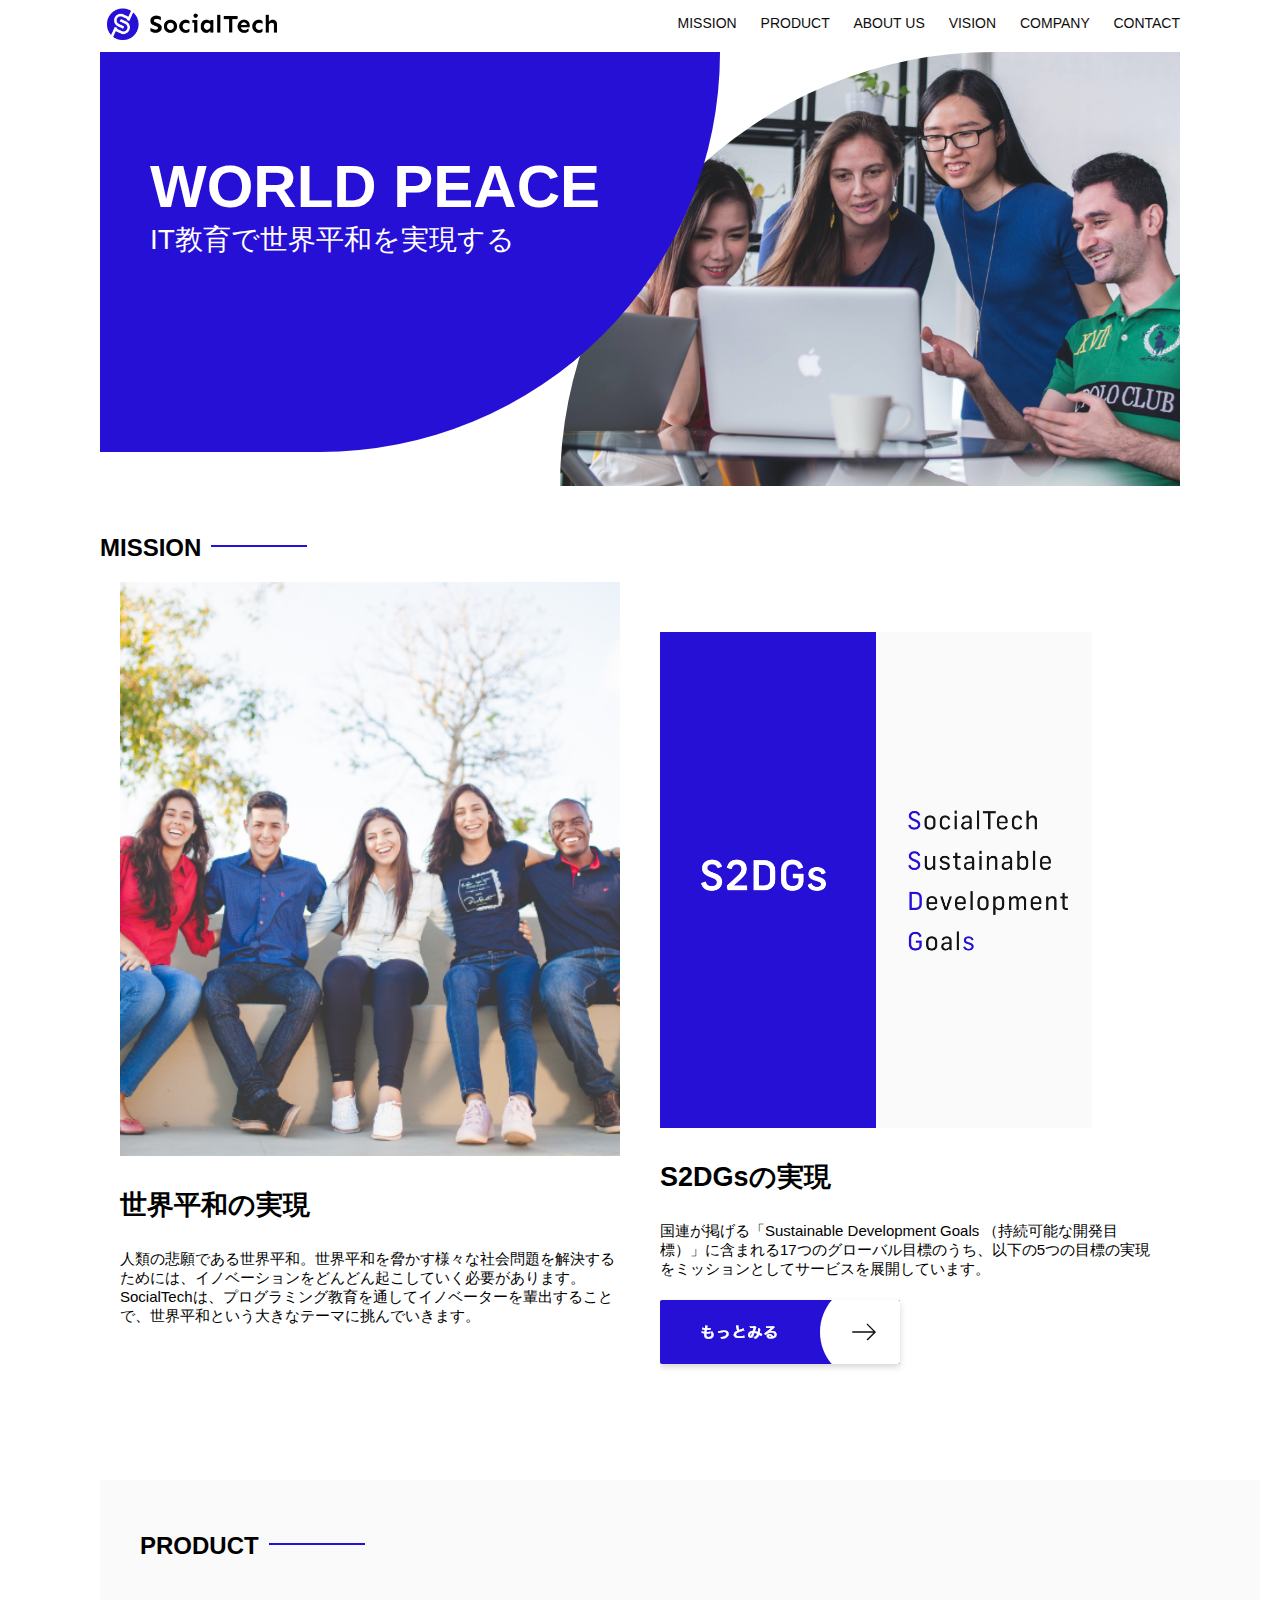
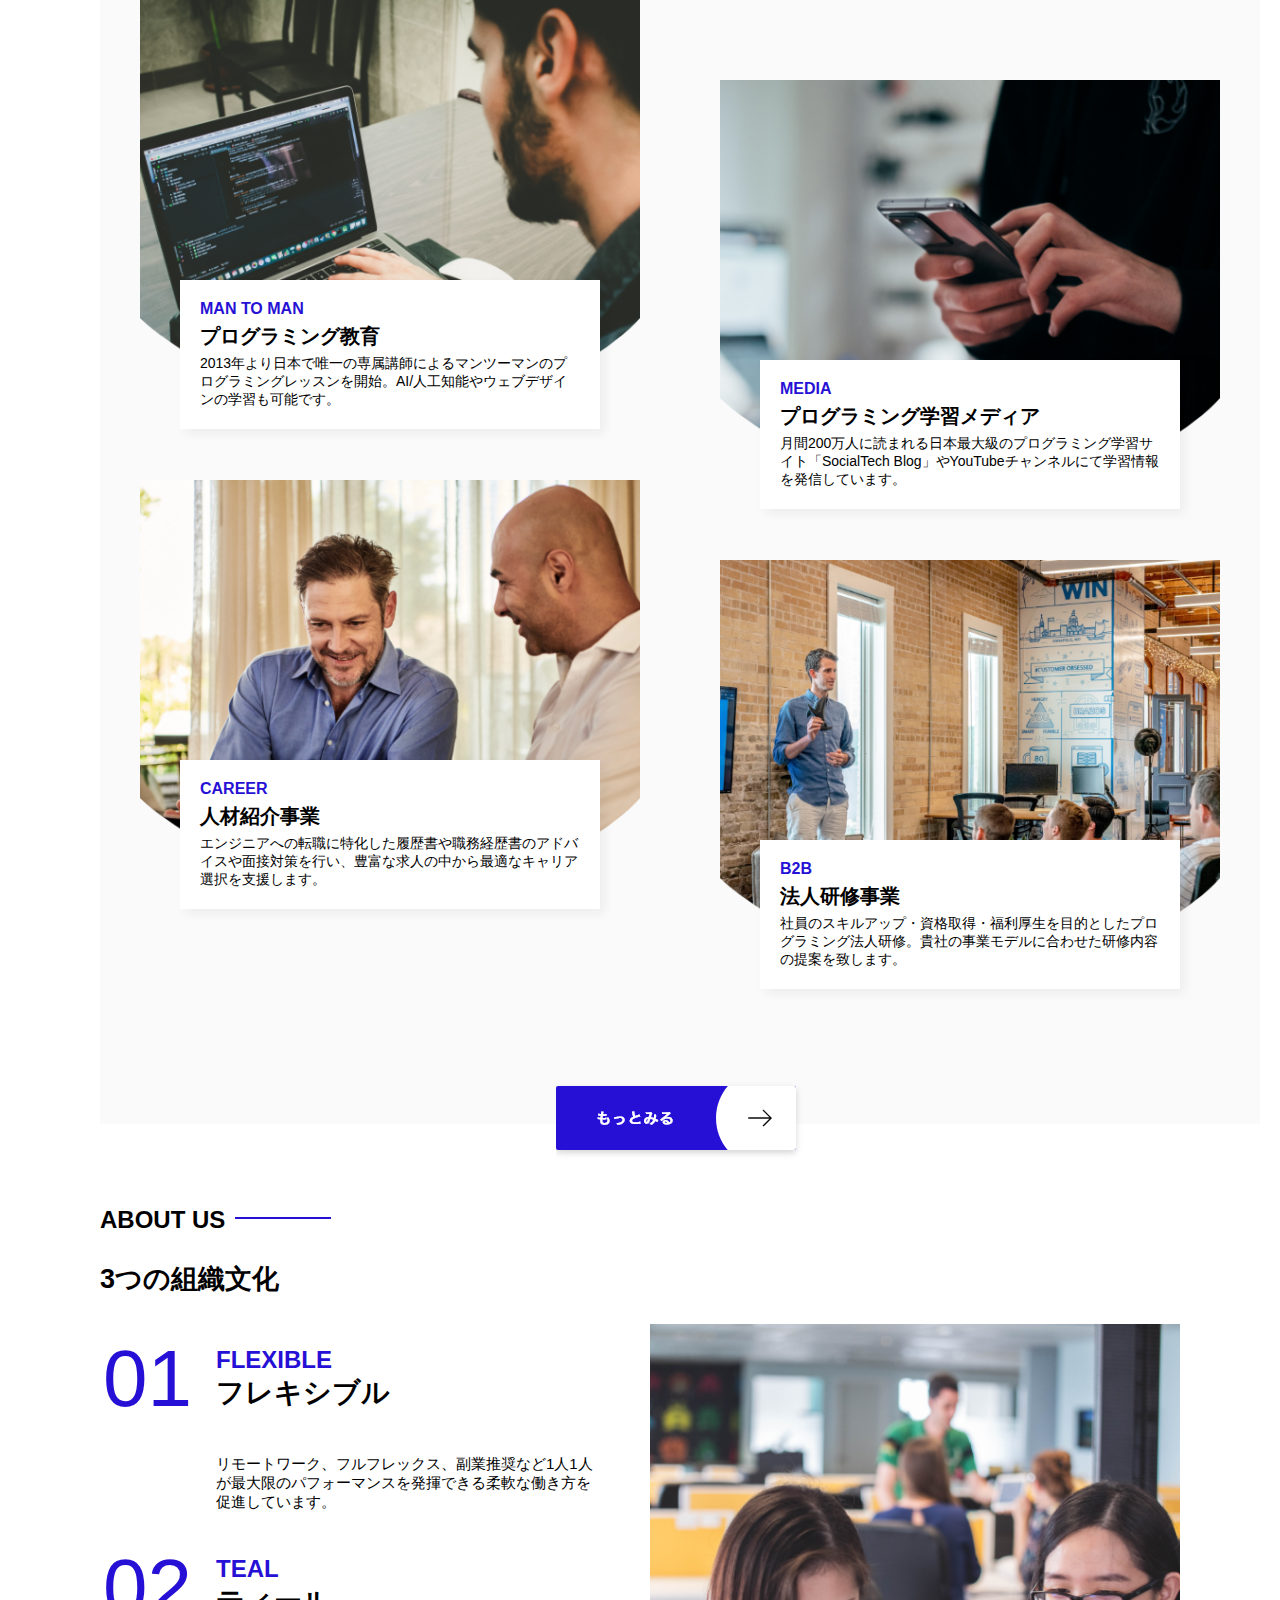
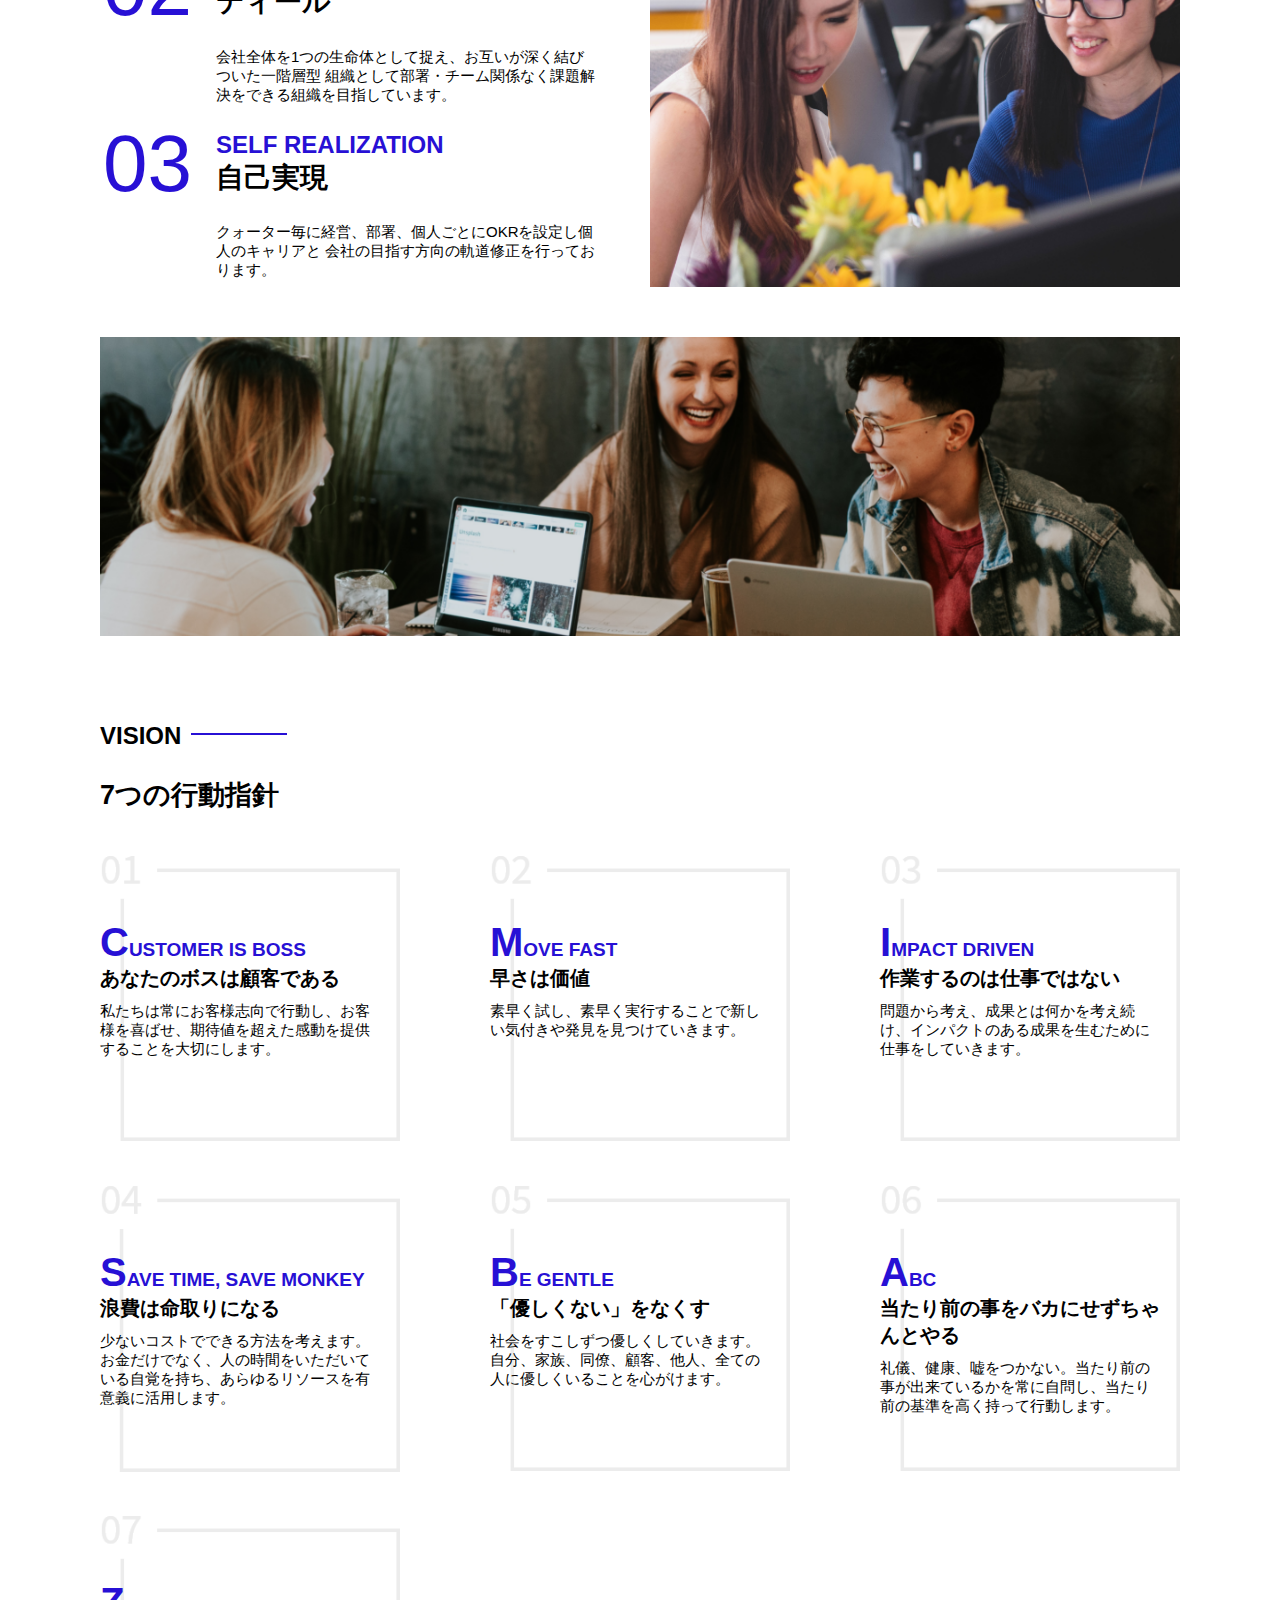
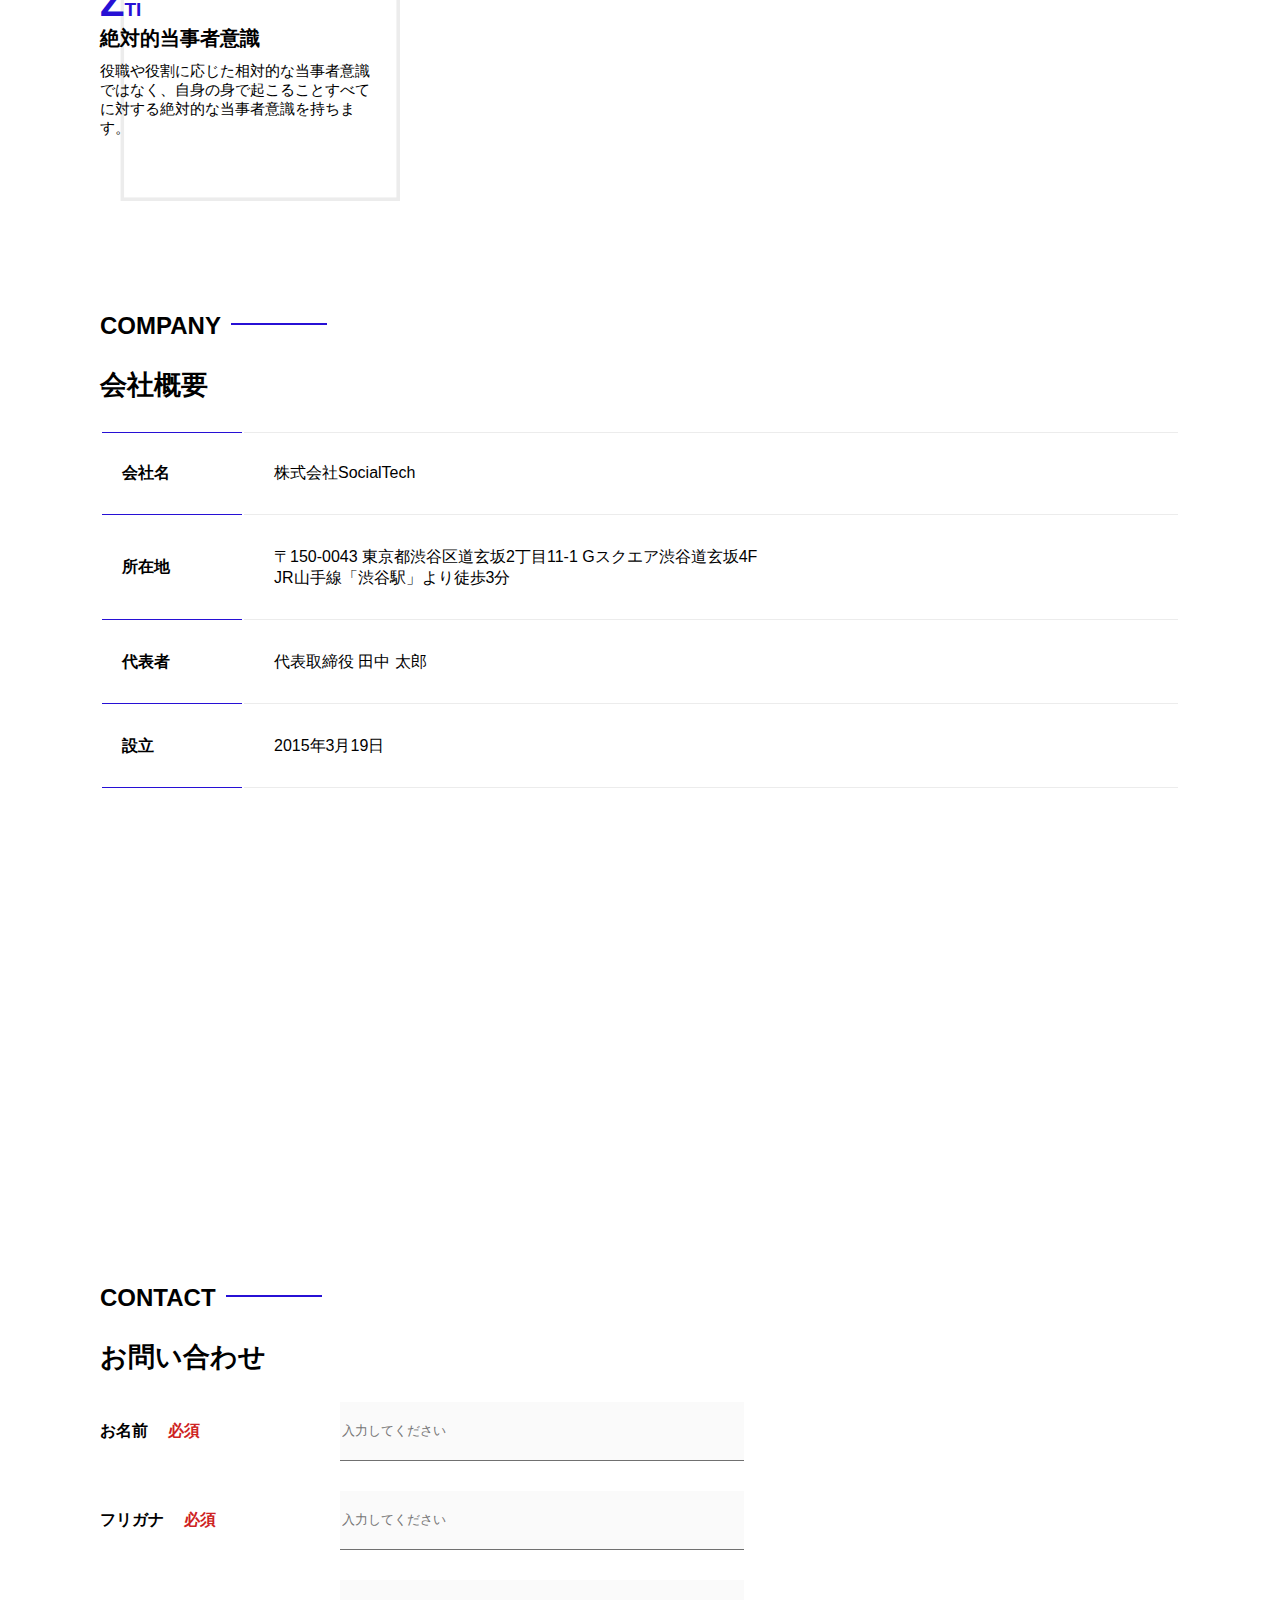
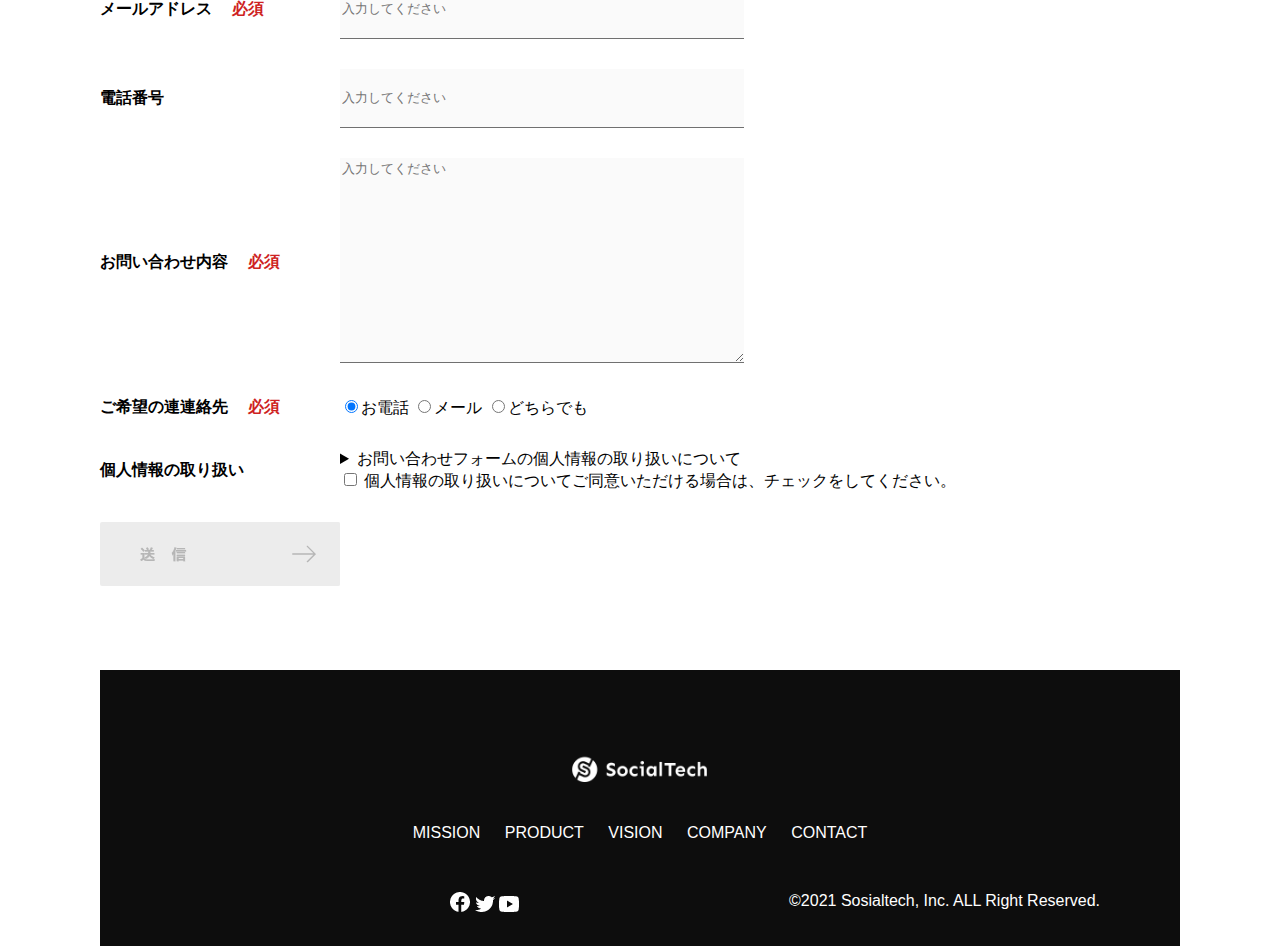
<file: index.html>
<!DOCTYPE html>
<html>
  <head>
    <title>SocialTech</title>
    <meta charset="utf-8">
    <meta name="discription" content="SocialTechはEdTech業界のリーディングカンパニーを目指します。">
    <meta name="viewport" content="width=device-width, intial-scale=1.0">
    <link rel="stylesheet" href="style.css">
  </head>
  <body>
    <!-- ヘッダー -->
    <header>
      <a href="index.html" id="logo"><img src="images/logo.png" alt="トップページに戻る"></a>

      <!-- PC用ナビゲーション -->
      <nav id="nav-pc">
        <a href="mission.html">MISSION</a>
        <a href="product.html">PRODUCT</a>
        <a href="index.html#aboutus">ABOUT US</a>
        <a href="index.html#vision">VISION</a>
        <a href="index.html#company">COMPANY</a>
        <a href="index.html#contact">CONTACT</a>
      </nav>
      <!-- スマートフォン用メニューボタン -->
      <img id="menu-sp" src="images/button-menu.png" alt="ナビゲーションを開く" onclick="document.getElementById('nav-sp').style.display = 'block'">

      <!-- スマートフォン用ナビゲーション -->
      <nav id="nav-sp">
        <img id="close" src="images/button-close.png" alt="ナビゲーションを閉じる" onclick="document.getElementById('nav-sp').style.display = 'none'">
        <a id="logo-sp" href="index.html" onclick="document.getElementById('nav-sp').style.display = 'none'">
        <img src="images/logo-sp.png" alt="トップページへ戻る"></a>
        <a class="menu" href="mission.html" onclick="document.getElementById('nav-sp').style.display = 'none'">MISSION</a>
        <a class="menu" href="product.html" onclick="document.getElementById('nav-sp').style.display = 'none'">PRODUCT</a>
        <a class="menu" href="index.html#aboutus" onclick="document.getElementById('nav-sp').style.display = 'none'">ABOUT US</a>
        <a class="menu" href="index.html#vision" onclick="document.getElementById('nav-sp').style.display = 'none'">VISION</a>
        <a class="menu" href="index.html#company" onclick="document.getElementById('nav-sp').style.display = 'none'">COMPANY</a>
        <a class="menu" href="index.html#contact" onclick="document.getElementById('nav-sp').style.display = 'none'">CONTACT</a>
        <div id="sns">
          <a href="https://www.facebook.com/sejuku2013"><img src="images/button-facebook.png" alt="Facebookのリンク"></a>
          <a href="https://twitter.com/samuraijuku"><img src="images/button-twitter.png" alt="Twitterのリンク"></a>
          <a href="https://www.youtube.com/channel/UCCFOQO5aDK0xXam4cUQXT8g"><img src="images/button-youtube.png" alt="YouTubeのリンク"></a>
        </div>        
      </nav>
    </header>
     <main>
      <article>
        <!-- メインビジュアル -->
        <section id="main-visual">
          <div id="main-message">
            <h1>WORLD PEACE</h1>
            <p>IT教育で世界平和を実現する</p>
          </div>
          <img src="images/index/index-main.png" alt="PCの周りに集まる多国籍の仲間たち">
        </section>
        <!-- ミッション -->
        <section id="mission">
          <h2 class="index-h2">MISSION</h2>
          <div id="mission-flex">
            <div>
              <img id="mission-photo" src="images/index/index-mission.png" alt="屋外のベンチで写真を撮影する多国籍の仲間たち">
              <h3>世界平和の実現</h3>
              <p>
                人類の悲願である世界平和。世界平和を脅かす様々な社会問題を解決するためには、イノベーションをどんどん起こしていく必要があります。SocialTechは、プログラミング教育を通してイノベーターを輩出することで、世界平和という大きなテーマに挑んでいきます。
              </p>
            </div>
            <div>
              <img id="s2dgs" src="images/index/s2dgs.png" alt="S2DGs">
              <h3>S2DGsの実現</h3>
              <p>国連が掲げる「Sustainable Development Goals （持続可能な開発目標）」に含まれる17つのグローバル目標のうち、以下の5つの目標の実現をミッションとしてサービスを展開しています。</p>
              <a href="mission.html">
                <img src="images/button-more.png" alt="もっとみる">
              </a>
            </div>
          </div>
        </section>
        <!-- プロダクト -->
        <section id="product">
          <h2 class="index-h2">PRODUCT</h2>
          <div>
            <div id="product-left">
              <diV>
                <img class="product-photo" src="images/index/index-mantoman.png" alt="PCでコードを書く男性">
                <div class="product-explain">
                  <span>MAN TO MAN</span>
                  <h3>プログラミング教育</h3>
                  <p>2013年より日本で唯一の専属講師によるマンツーマンのプログラミングレッスンを開始。AI/人工知能やウェブデザインの学習も可能です。</p>
                </div>
              </diV>
              <div>
                <img class="product-photo" src="images/index/index-career.png" alt="笑顔で話し合う2人の男性">
                <div class="product-explain">
                  <span>CAREER</span>
                  <h3>人材紹介事業</h3>
                  <p>エンジニアへの転職に特化した履歴書や職務経歴書のアドバイスや面接対策を行い、豊富な求人の中から最適なキャリア選択を支援します。</p>
                </div>
              </div>
            </div>
            <div id="product-right">
              <div>
                <img class="product-photo" src="images/index/index-media.png" alt="スマートフォンを操作する人">
                <div class="product-explain">
                  <span>MEDIA</span>
                  <h3>プログラミング学習メディア</h3>
                  <p>月間200万人に読まれる日本最大級のプログラミング学習サイト「SocialTech Blog」やYouTubeチャンネルにて学習情報を発信しています。</p>
                </div>
              </div>
              <diV>
                <img class="product-photo" src="images/index/index-b2b.png" alt="公演中の男性とそれを聴く人々">
                <div class="product-explain">
                  <span>B2B</span>
                  <h3>法人研修事業</h3>
                  <p>社員のスキルアップ・資格取得・福利厚生を目的としたプログラミング法人研修。貴社の事業モデルに合わせた研修内容の提案を致します。</p>
                </div>
              </diV>
            </div>
          </div>
          <div>
            <a id="product-more" href="product.html">
              <img src="images/button-more.png" alt="もっとみる">
            </a>
          </div>
        </section>
        <!-- ABOUT US -->
        <section id="aboutus">
          <h2 class="index-h2">ABOUT US</h2>
          <h3>3つの組織文化</h3>
          <div>
            <table class="culture-table">
              <tr>
                <td>
                  <span class="culture-num">01</span>
                </td>
                <td>
                  <span class="culture-en">FLEXIBLE</span>
                  <span class="culture-jp">フレキシブル</span>
                </td>
              </tr>
              <tr>
                <td>
                  <!-- 空白のセル -->
                </td>
                <td>
                  <p class="culuture-description">
                    リモートワーク、フルフレックス、副業推奨など1人1人が最大限のパフォーマンスを発揮できる柔軟な働き方を促進しています。
                  </p>
                </td>
              </tr>
              <tr>
                <td>
                  <span class="culture-num">02</span>
                </td>
                <td>
                  <span class="culture-en">TEAL</span>
                  <span class="culture-jp">ティール</span>
                </td>
              </tr>
              <tr>
                <td>
                  <!-- 空白のセル -->
                </td>
                <td>
                  <p class="culture-description">
                    会社全体を1つの生命体として捉え、お互いが深く結びついた一階層型
                    組織として部署・チーム関係なく課題解決をできる組織を目指しています。
                  </p>
                </td>
              </tr>
              <tr>
                <td>
                  <span class="culture-num">03</span>
                </td>
                <td>
                  <span class="culture-en">SELF REALIZATION</span>
                  <span class="culture-jp">自己実現</span>
                </td>
              </tr>
              <tr>
                <td>
                  <!-- 空白のセル -->
                </td>
                <td>
                  <p class="culture-description">
                    クォーター毎に経営、部署、個人ごとにOKRを設定し個人のキャリアと
                    会社の目指す方向の軌道修正を行っております。
                  </p>
                </td>
              </tr>
            </table>
            <img class="culture-img" src="images/index/index-aboutus1.png" alt="笑顔で話し合う2人の女性">
          </div>
          <img class="culture-img2" src="images/index/index-aboutus2.png" alt="笑顔で話し合う3人の男女">
        </section>
        <section id="vision">
          <h2 class="index-h2">VISION</h2>
          <h3>7つの行動指針</h3>
          <div>
            <div class="vision-box">
              <img src="images/index/vision-01.png" alt="01">
              <span>
                <h4>CUSTOMER IS BOSS</h4>
                <h5>あなたのボスは顧客である</h5>
                <p>私たちは常にお客様志向で行動し、お客様を喜ばせ、期待値を超えた感動を提供することを大切にします。</p>
              </span>
            </div>
            <div class="vision-box">
              <img src="images/index/vision-02.png" alt="02">
              <span>
                <h4>MOVE FAST</h4>
                <h5>早さは価値</h5>
                <p>素早く試し、素早く実行することで新しい気付きや発見を見つけていきます。</p>
              </span>
            </div>
            <div class="vision-box">
              <img src="images/index/vision-03.png" alt="03">
                <span>
                  <h4>IMPACT DRIVEN</h4>
                  <h5>作業するのは仕事ではない</h5>
                  <p>問題から考え、成果とは何かを考え続け、インパクトのある成果を生むために仕事をしていきます。</p>
                </span>
              </div>
              <div class="vision-box">
                <img src="images/index/vision-04.png" alt="04">
                <span>
                  <h4>SAVE TIME, SAVE MONKEY</h4>
                  <h5>浪費は命取りになる</h5>
                  <p>少ないコストでできる方法を考えます。お金だけでなく、人の時間をいただいている自覚を持ち、あらゆるリソースを有意義に活用します。</p>
                </span>
              </div>
              <div class="vision-box">
                <img src="images/index/vision-05.png" alt="05">
                <span>
                  <h4>BE GENTLE</h4>
                  <h5>「優しくない」をなくす</h5>
                  <p>社会をすこしずつ優しくしていきます。自分、家族、同僚、顧客、他人、全ての人に優しくいることを心がけます。</p>
                </span>
              </div>
              <div class="vision-box">
                <img src="images/index/vision-06.png" alt="06">
                <span>
                  <h4>ABC</h4>
                  <h5>当たり前の事をバカにせずちゃんとやる</h5>
                  <p>礼儀、健康、嘘をつかない。当たり前の事が出来ているかを常に自問し、当たり前の基準を高く持って行動します。</p>
                </span>
              </div>
              <div class="vision-box">
                <img src="images/index/vision-07.png" alt="07">
                <span>
                  <h4>ZTI</h4>
                  <h5>絶対的当事者意識</h5>
                  <p>役職や役割に応じた相対的な当事者意識ではなく、自身の身で起こることすべてに対する絶対的な当事者意識を持ちます。</p>
                </span>
              </div>
            </div>
          </div>
        </section>
        <!-- COMPANY -->
        <section id="company">
          <h2 class="index-h2">COMPANY</h2>
          <h3>会社概要</h3>
          <table id="company-table">
            <tr>
              <th class="tableheader-first">会社名</th>
              <td class="cell-first">株式会社SocialTech</td>
            </tr>
            <tr>
              <th class="tableheader">所在地</th>
              <td class="cell">〒150-0043 東京都渋谷区道玄坂2丁目11-1 Gスクエア渋谷道玄坂4F<br>JR山手線「渋谷駅」より徒歩3分</td>
            </tr>
            <tr>
              <th class="tableheader">代表者</th>
              <td class="cell">代表取締役 田中 太郎</td>
            </tr>
            <tr>
              <th class="tableheader">設立</th>
              <td class="cell">2015年3月19日</td>
            </tr>
          </table>
          <iframe src="https://www.google.com/maps/embed?pb=!1m18!1m12!1m3!1d3241.7808460056917!2d139.69400931431647!3d35.65777073886749!2m3!1f0!2f0!3f0!3m2!1i1024!2i768!4f13.1!3m3!1m2!1s0x60188be0535d9a81%3A0xb09a6e9018e3debd!2z44CSMTUwLTAwNDMg5p2x5Lqs6YO95riL6LC35Yy66YGT546E5Z2C77yS5LiB55uu77yR77yR4oiS77yR!5e0!3m2!1sja!2sjp!4v1680183776273!5m2!1sja!2sjp"
           width="600" height="450" style="border:0;" allowfullscreen="" loading="lazy" referrerpolicy="no-referrer-when-downgrade"></iframe>
        </section>
        <!-- お問い合わせフォーム -->
        <section id="contact">
          <h2 class="index-h2">CONTACT</h2>
          <h3>お問い合わせ</h3>
          <!-- STATIC FORMSのフォームタグ -->
            <form action="https://api.staticforms.xyz/submit" method="post">
              <input type="text" name="honeypot" style="display:none">
              <!-- STATIC FORMSのアクセスキー -->
              <input type="hidden" name="accessKey" value="18555156-5bde-49e0-9d24-e94e8a50678a">
              <!-- メールのタイトル -->
              <input type="hidden" name="subject" value="お問い合わせフォーム" />
              <!-- 送信先のメールアドレスをValueに設定する -->
              <input type="hidden" name="replyTo" value="s.yamane@toyokogyo.jp">
              <!-- redirectToのURLは公開後のURLへリンクする -->
              <input type="hidden" name="redirectTo" value="">
             <div>
               <div class="contact-heading">
                 <label class="contact-label">お名前<span class="contact-span">必須</span></label>
               </div>
               <div class="contact-form">
                 <input type="text" name="name" placeholder="入力してください" class="contact-textbox">
               </div>
              </div>
            <div>
              <div class="contact-heading">
                <label class="contact-label">フリガナ<span class="contact-span">必須</span></label>
              </div>
              <div>
                <input type="text" name="$hurigana" placeholder="入力してください" class="contact-textbox">
              </div>
            </div>
            <div>
              <div class="contact-heading">
                <label class="contact-label">メールアドレス<span class="contact-span">必須</span></label>
              </div>
              <div>
                <input type="text" name="email" placeholder="入力してください" class="contact-textbox">
              </div>
            </div>
            <div>
              <div class="contact-heading">
                <label class="contact-label">電話番号</label>
              </div>
              <div>
                <input type="text" name="phone" placeholder="入力してください" class="contact-textbox">
              </div>
            </div>
            <div>
              <div class="contact-heading">
                <label class="contact-label">お問い合わせ内容<span class="contact-span">必須</span></label>
              </div>
              <div>
                <textarea class="contact-textarea" placeholder="入力してください" name="message"></textarea>
              </div>
            </div>
            <div>
              <div class="contact-heading">
                <label class="contact-label">ご希望の連連絡先<span class="contact-span">必須</span></label>
              </div>
              <div>
                <input class="radiobutton" type="radio" value="tel" name="contact" checked><label>お電話</label>
                <input class="radiobutton" type="radio" value="mail" name="contact"><label>メール</label>
                <input class="radiobutton" type="radio" value="both" name="contact"><label>どちらでも</label>
              </div>
            </div>
            <div>
              <div class="contact-heading">
                <label class="contact-label">個人情報の取り扱い</label>
              </div>
              <div>
                <details>
                  <summary>お問い合わせフォームの個人情報の取り扱いについて</summary>
                  <div>
                    <span>１．組織の名称又は名前</span><br>
                    株式会社SosialTech<br><br>
                    <span>２．個人情報保護管理者（若しくはその代理人）の氏名又は職名、所属及び連絡先
                      鈴木 一郎 コーポレート部
                    </span><br>
                    メールアドレス:suport@sosialtech.net<br>
                    TEL:03-xxxx-xxxx<br>
                    <span>３．個人情報の利用目的</span><br>
                    ・本サービス及び本サービスに関連する情報の提供又はそれらに関する連絡の為<br>
                    ・ユーザーの本人確認のため<br>
                    ・当社サービスのご案内のため<br>
                    ・当社の商品等の広告または宣伝（電子メールによるものを含むものとします。）<br><br>
                    <span>４．個人情報の取扱業務の委託</span><br>
                    個人情報の取扱業務の全部または一部を外部に業務委託する場合があります。<br>
                    その際、弊社は、個人情報を適切に保護できる管理体制を敷き実行していることを条件として<br>
                    委託先を厳選したうえで、機密保持契約を委託先と締結し、お客様の個人情報を厳密に管理させます。<br><br>
                    <span>５．個人情報の開示等の請求</span>
                    お客様は、弊社に対してご自身の個人情報の開示等（利用目的の通知、開示、内容の訂正・追加・削除・利用の停止または消去、第三者への停止）に関して、当社問い合わせ窓口に申し出ることができます。<br>
                    その際、弊社はお客様ご本人を確認させていただいたうえで、合理的な期間内に対応いたします<br><br>
                    なお、個人情報に関する弊社問い合わせ先は、次の通りです。<br><br>
                    株式会社SocialTech 個人情報問い合わせ窓口<br>
                    〒150-0043 東京都渋谷区道玄坂2丁目11-1 Gスクエア渋谷道玄坂 4F<br>
                    メールアドレス:support@sosialtech.net TEL:03-xxxx-xxxx<br><br>
                    <span>６．個人情報を提供されることの任意性について</span><br><br>
                    お客様がご自身の個人情報を弊社に提供されるか否かは、お客様のご判断によりますが、もしご提供されない場合には、適切なサービスが提供できない場合がありますので予めご了承ください。
                  </div>
                </details>
                <input type="checkbox" name="agree">
                <span>個人情報の取り扱いについてご同意いただける場合は、チェックをしてください。</span>
              </div>
            </div>
            <input type="image" src="images/button-submit.png" alt="送信する">
          </form>
        </section>
        <footer>
          <div id="footer-logo">
            <img src="images/logo-sp.png" alt="SosilTech">
          </div>
          <div id="footer-link">
            <a href="mission.html">MISSION</a>
            <a href="product.html">PRODUCT</a>
            <a href="index.html#vision">VISION</a>
            <a href="index.html#company">COMPANY</a>
            <a href="index.html#contact">CONTACT</a>
          </div>
          <div id="sns-footer">
            <a href="https://www.facebook.com/sejuku2013"><img src="images/button-facebook.png" alt="Facebookのリンク"></a>
            <a href="https://www.twitter.com/samuraijuku"><img src="images/button-twitter.png" alt="Twitterのリンク"></a>
            <a href="https://www.youtube.com/channel/UCCFOQO5aDK0xXam4cUQXT8g"><img src="images/button-youtube.png" alt="YouTubeのリンク"></a>
             <span id="copyright">&copy;2021 Sosialtech, Inc. ALL Right Reserved. </span>
          </div>
        </footer>
      </article>
     </main>
  </body>
</html>
</file>
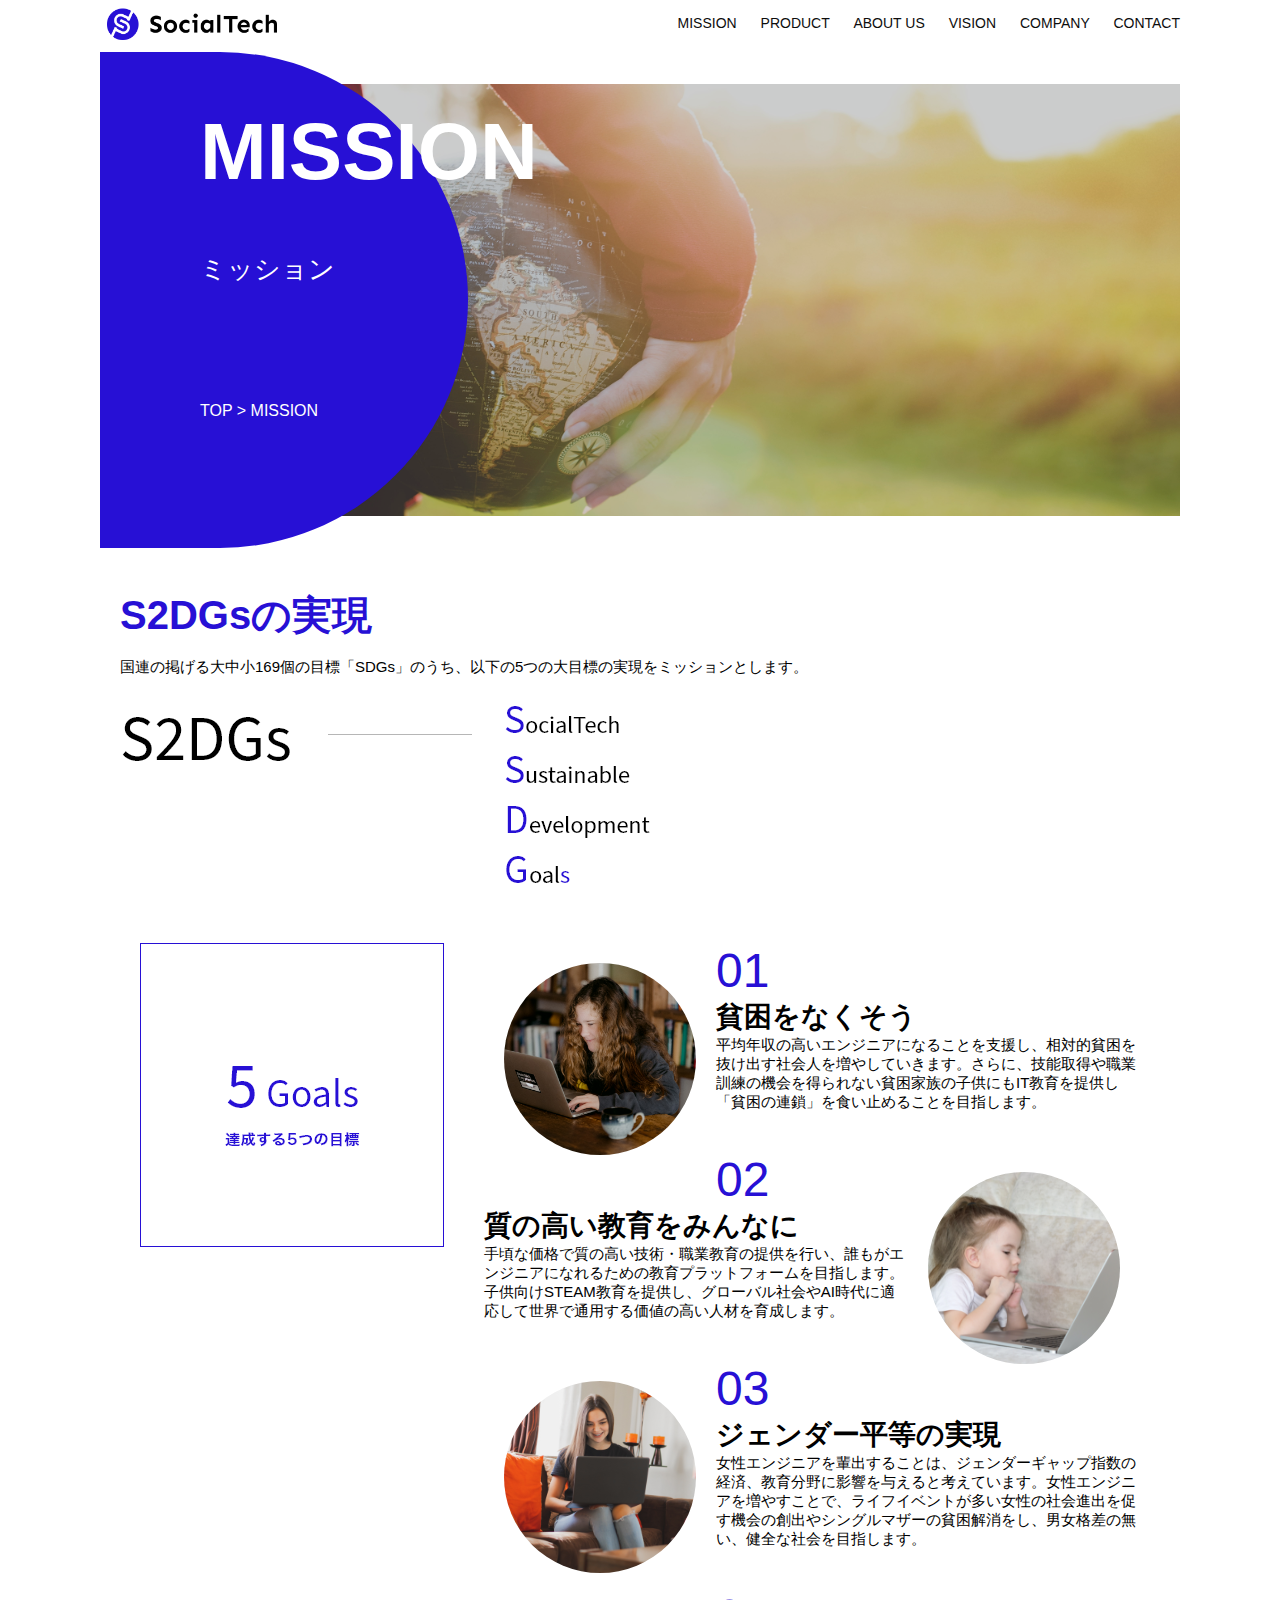
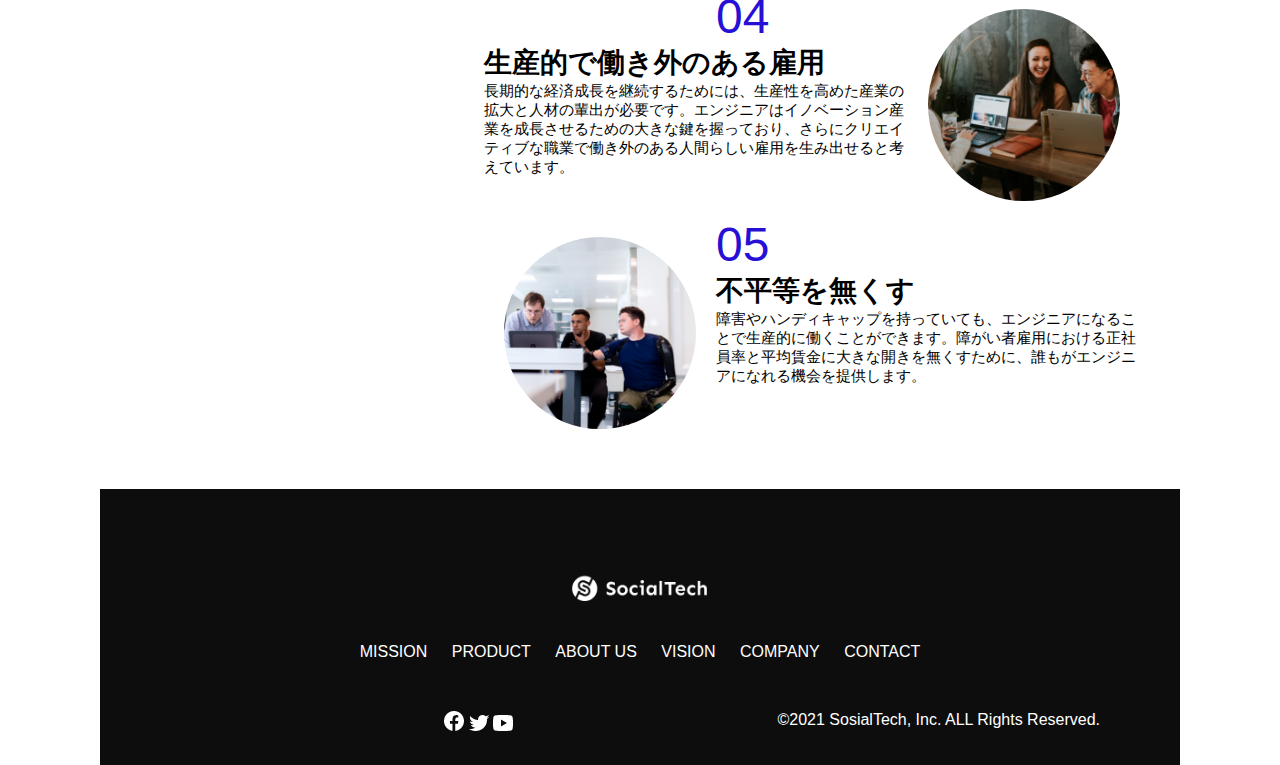
<file: mission.html>
<!DOCTYPE html>
<html>
  <head>
    <title>SosialTech - MISSION ミッション -</title>
    <meta charset="UTF-8">
    <meta name="description" content="SosialTechが目指す5つの目標（S2DGs）を紹介します">
    <meta name="viewport" content="width=device-width, initial-scale=1.0">
    <link rel="stylesheet" href="style.css">
  </head>


  <body>
    <!-- ヘッダー -->
    <header>
      <!-- ロゴ -->
      <a href="index.html" id="logo"><img src="images/logo.png" alt="トップページに戻る"></a>

      <!-- PC用ナビゲーション -->
      <nav id="nav-pc">
        <a href="mission.html">MISSION</a>
        <a href="product.html">PRODUCT</a>
        <a href="index.html#aboutus">ABOUT US</a>
        <a href="index.html#vision">VISION</a>
        <a href="index.html#company">COMPANY</a>
        <a href="index.html#contact">CONTACT</a>
      </nav>

      <!-- スマホ用メニューボタン -->
      <img id="menu-sp" src="images/button-menu.png" alt="ナビゲーションを開く" onclick="document.getElementById('nav-sp').style.display = 'block'">
      
      <!-- スマホ用ナビゲーション -->
      <nav id="nav-sp">
        <img id="close" src="images/button-close.png" alt="ナビゲーションを閉じる" onclick="document.getElementById('nav-sp').style.display = 'none'">
        <a id="logo-sp" href="index.html" onclick="document.getElementById('nav-sp').style.display = 'none'">
        <img src="images/logo-sp.png" alt="トップページへ戻る"></a>
        <a class="menu" href="mission.html" onclick="document.getElementById('nav-sp').style.display = 'none'">MISSION</a>
        <a class="menu" href="product.html" onclick="document.getElementById('nav-sp').style.display = 'none'">PRODUCT</a>
        <a class="menu" href="index.html#aboutus" onclick="document.getElementById('nav-sp').style.display = 'none'">ABOUT US</a>
        <a class="menu" href="index.html#vision" onclick="document.getElementById('nav-sp').style.display = 'none'">VISION</a>
        <a class="menu" href="index.html#company" onclick="document.getElementById('nav-sp').style.display = 'none'">COMPANY</a>
        <a class="menu" href="index.html#contact" onclick="document.getElementById('nav-sp').style.display = 'none'">CONTACT</a>
        <div id="sns">
          <a href="https://www.facebook.com/sejuku2013"><img src="images/button-facebook.png" alt="FaceBookへのリンク"></a>
          <a href="https://twitter.com/samuraijuku"><img src="images/button-twitter.png" alt="TWITTERへのリンク"></a>
          <a href="https://www.youtube.com/channel/UCCFOQO5aDK0xXam4cUQXT8g"><img src="images/button-youtube.png" alt="YOUTUBEへのリンク"></a>
        </div>
      </nav>
    </header>
    <main>
      <article>
        <section id="mission-main">
          <div id="mission-title">
            <h1>MISSION</h1>
            <span>ミッション</span>
            <div>TOP > MISSION</div>
          </div>
        </section>
        <section id="mission-s2dgs">
          <h2 class="mission-h2">S2DGsの実現</h2>
          <p>国連の掲げる大中小169個の目標「SDGs」のうち、以下の5つの大目標の実現をミッションとします。</p>
          <img src="images/mission/mission-s2dgs.png" alt="S2DGs">
        </section>
        <section id="mission-5goals">
          <div>
            <img id="s2dgs-image" src="images/mission/mission-5goals.png" alt="5goals">
          </div>
          <div>
            <div>
            <img class="fivegoals-image-left" src="images/mission/mission-5goals01.png" alt="PCを操作する女の子">
            <span class="fivegoals-number">01</span>
            <h3 class="fivegoals-h3">貧困をなくそう</h3>
            <p class="fivegoals-p">
              平均年収の高いエンジニアになることを支援し、相対的貧困を抜け出す社会人を増やしていきます。さらに、技能取得や職業訓練の機会を得られない貧困家族の子供にもIT教育を提供し「貧困の連鎖」を食い止めることを目指します。
            </p>
          </div>

          <div>
            <img class="fivegoals-image-right" src="images/mission/mission-5goals02.png" alt="PCを見つめる小さい女の子">
            <span class="fivegoals-number">02</span>
            <h3 class="fivegoals-h3">質の高い教育をみんなに</h3>
            <p class="fivegoals-p">
              手頃な価格で質の高い技術・職業教育の提供を行い、誰もがエンジニアになれるための教育プラットフォームを目指します。子供向けSTEAM教育を提供し、グローバル社会やAI時代に適応して世界で通用する価値の高い人材を育成します。
            </p>
          </div>

          <div>
            <img class="fivegoals-image-left" src="images/mission/mission-5goals03.png" alt="PCを操作する女性">
            <span class="fivegoals-number">03</span>
            <h3 class="fivegoals-h3">ジェンダー平等の実現</h3>
            <p class="fivegoals-p">
              女性エンジニアを輩出することは、ジェンダーギャップ指数の経済、教育分野に影響を与えると考えています。女性エンジニアを増やすことで、ライフイベントが多い女性の社会進出を促す機会の創出やシングルマザーの貧困解消をし、男女格差の無い、健全な社会を目指します。
            </p>
          </div>

          <div>
            <img class="fivegoals-image-right" src="images/mission/mission-5goals04.png" alt="笑顔で話し合う3人の男女">
            <span class="fivegoals-number">04</span>
            <h3 class="fivegoals-h3">生産的で働き外のある雇用</h3>
            <p class="fivegoals-p">
              長期的な経済成長を継続するためには、生産性を高めた産業の拡大と人材の輩出が必要です。エンジニアはイノベーション産業を成長させるための大きな鍵を握っており、さらにクリエイティブな職業で働き外のある人間らしい雇用を生み出せると考えています。
            </p>
          </div>

          <div>
            <img class="fivegoals-image-left" src="images/mission/mission-5goals05.png" alt="障害をもつ男性が生き生きと働く様子">
            <span class="fivegoals-number">05</span>
            <h3 class="fivegoals-h3">不平等を無くす</h3>
            <p class="fivegoals-p">
              障害やハンディキャップを持っていても、エンジニアになることで生産的に働くことができます。障がい者雇用における正社員率と平均賃金に大きな開きを無くすために、誰もがエンジニアになれる機会を提供します。
            </p>
          </div>
          </div>
        </section>
      </article>
      <footer>
        <div id="footer-logo">
          <img src="images/logo-sp.png" alt="SosialTech">
        </div>
        <div id="footer-link">
          <a href="mission.html">MISSION</a>
          <a href="product.html">PRODUCT</a>
          <a href="index.html#aboutus">ABOUT US</a>
          <a href="index.html#vision">VISION</a>
          <a href="index.html#company">COMPANY</a>
          <a href="index.html#contact">CONTACT</a>
        </div>
        <div id="sns-footer">
          <a href="https://www.facebook.com/sejuku2013"><img src="images/button-facebook.png" alt="FaceBookへのリンク"></a>
          <a href="https://twitter.com/samuraijuku"><img src="images/button-twitter.png" alt="TWITTERへのリンク"></a>
          <a href="https://www.youtube.com/channel/UCCFOQO5aDK0xXam4cUQXT8g"><img src="images/button-youtube.png" alt="YOUTUBEへのリンク"></a>
          <span id="copyright">&copy;2021 SosialTech, Inc. ALL Rights Reserved. </span>
        </div>
      </footer>
    </main>
  </body>


</html>
</file>
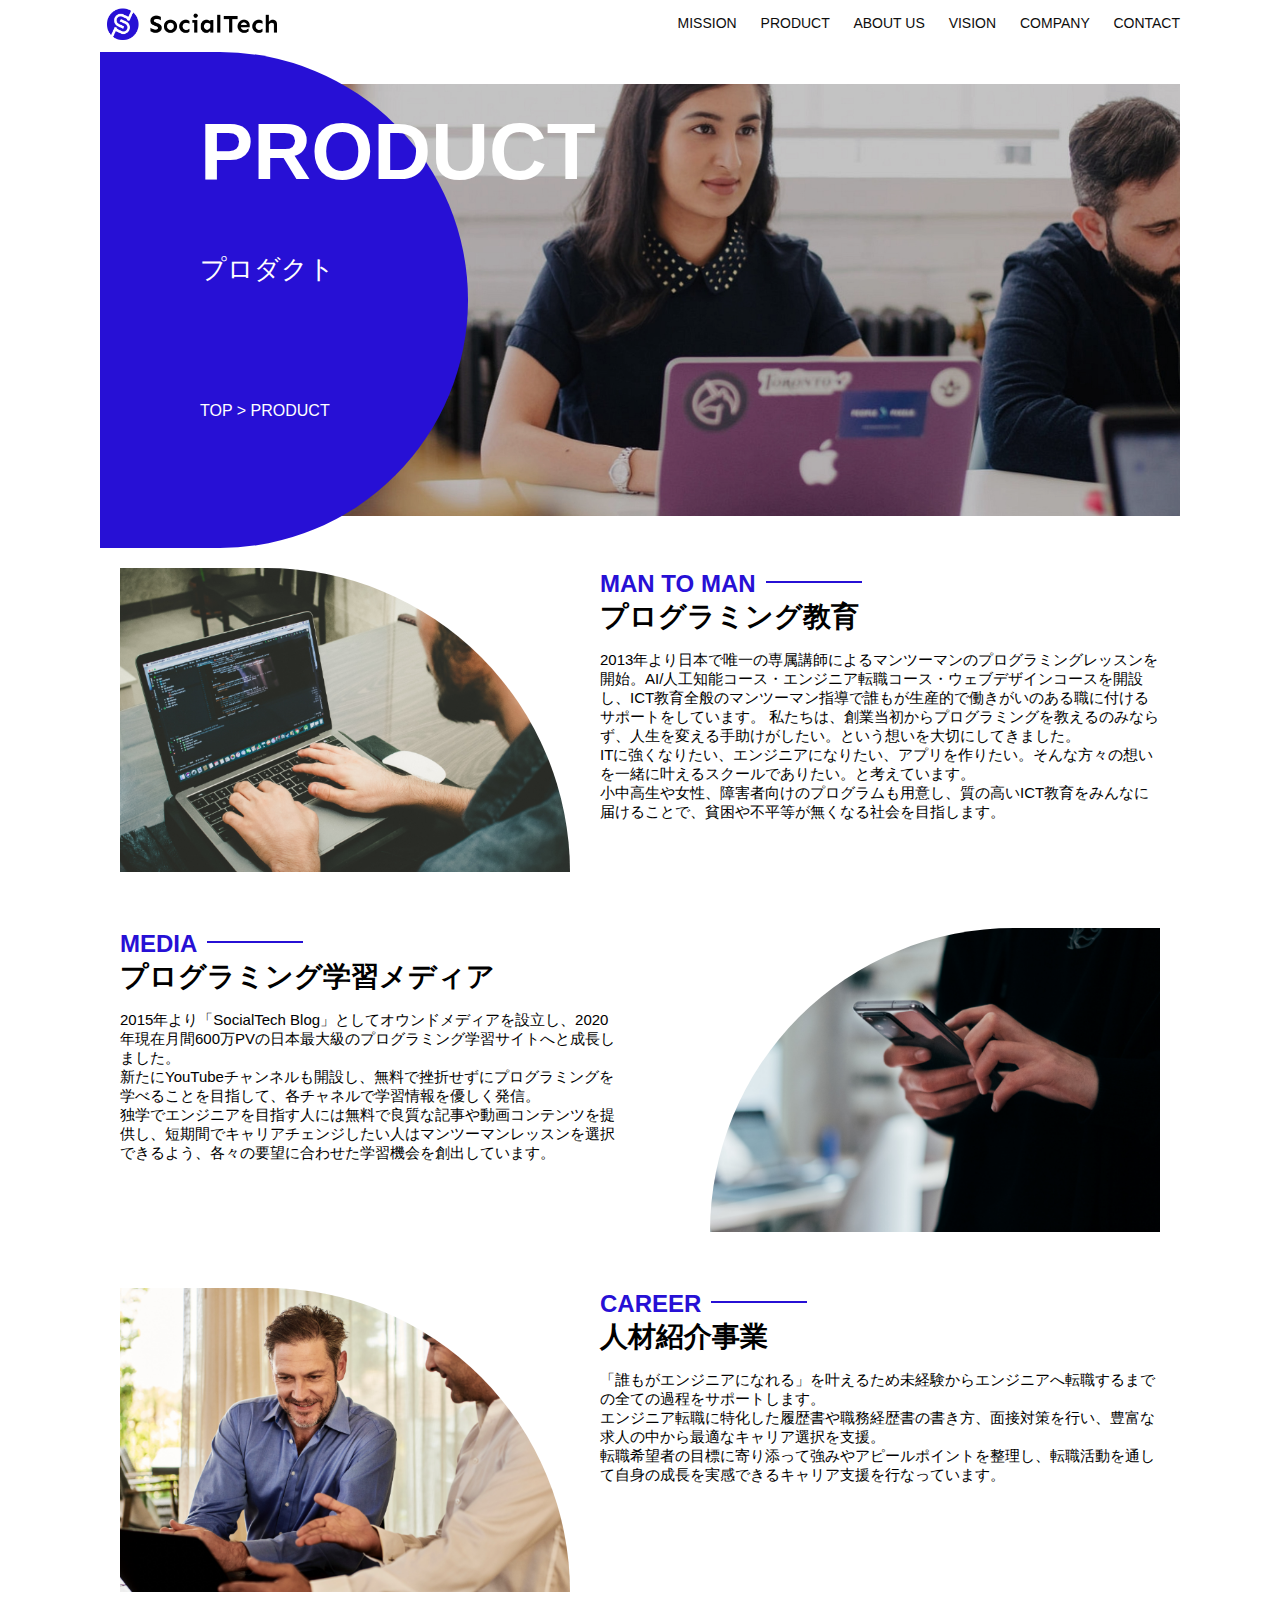
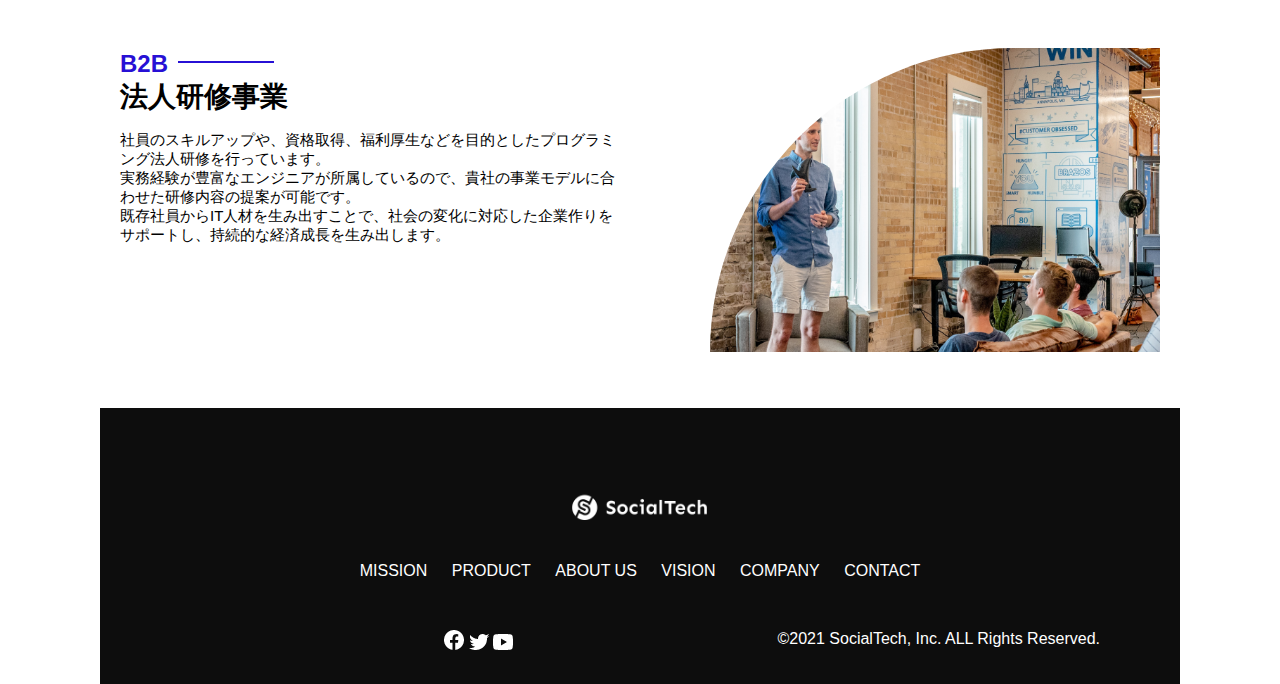
<file: product.html>
<!DOCTYPE html>
<html>
  <head>
    <title>SocialTech -PRODUCT プロダクト-</title>
    <meta charset="utf-8">
    <meta name="description" content="SocialTechの4つのプロダクトを紹介します">
    <meta name="viewport" content="width=device-width, initial-scale=1.0">
    <link rel="stylesheet" href="style.css">
  </head>

  <body>
    <!-- ヘッダー -->
    <header>
      <!-- ロゴ -->
      <a href="index.html" id="logo"><img src="images/logo.png" alt="トップページへ戻る"></a>

      <!-- PC用ナビゲーション -->
      <nav id="nav-pc">
        <a href="mission.html">MISSION</a>
        <a href="product.html">PRODUCT</a>
        <a href="index.html#aboutus">ABOUT US</a>
        <a href="index.html#vision">VISION</a>
        <a href="index.html#company">COMPANY</a>
        <a href="index.html#contact">CONTACT</a>
      </nav>

      <!-- スマホ用メニューボタン -->
      <img id="menu-sp" src="images/button-menu.png" alt="ナビゲーションを開く" onclick="document.getElementById('nav-sp').style.display = 'block'">

      <!-- スマホ用ナビゲーション -->
      <nav id="nav-sp">
        <img id="close" src="images/button-close.png" alt="ナビゲーションを閉じる" onclick="document.getElementById('nav-sp').style.display = 'none'">
        <a id="logo-sp" href="index.html" onclick="document.getElementById('nav-sp').style.display = 'none'">
        <img src="images/logo-sp.png" alt="トップページへ戻る"></a>
        <a class="menu" href="mission.html" onclick="document.getElementById('nav-sp').style.display = 'none'">MISSION</a>
        <a class="menu" href="product.html" onclick="document.getElementById('nav-sp').style.display = 'none'">PRODUCT</a>
        <a class="menu" href="index.html#vision.html" onclick="document.getElementById('nav-sp').style.display = 'none'">VISION</a>
        <a class="menu" href="index.html#company.html" onclick="document.getElementById('nav-sp').style.display = 'none'">COMPANY</a>
        <a class="menu" href="index.html#contact.html" onclick="document.getElementById('nav-sp').style.display = 'none'">CONTACT</a>
        <div id="sns">
          <a href="https://www.facebook.com/sejuku2013"><img src="images/button-facebook.png" alt="FaceBookへのリンク"></a>
          <a href="https://twitter.com/samuraijuku"><img src="images/button-twitter.png" alt="TWITTERのリンク"></a>
          <a href="https://www.youtube.com/channel/UCCFOQO5aDK0xXam4cUQXT8g"><img src="images/button-youtube.png" alt="YOUTUBEのリンク"></a>
        </div>
      </nav>
    </header>
    <main>
      <article>
        <section id="product-main">
          <div id="product-title">
            <h1>PRODUCT</h1>
            <span>プロダクト</span>
            <div>TOP > PRODUCT</div>
          </div>
        </section>
        <section class="product-section1">
          <img src="images/product/product-mantoman.png" alt="PCでコードを書く男性">
          <div>
            <h2 class="product-h2">MAN TO MAN</h2>
            <h3 class="product-h3">プログラミング教育</h3>
            <p>
              2013年より日本で唯一の専属講師によるマンツーマンのプログラミングレッスンを開始。AI/人工知能コース・エンジニア転職コース・ウェブデザインコースを開設し、ICT教育全般のマンツーマン指導で誰もが生産的で働きがいのある職に付けるサポートをしています。
             私たちは、創業当初からプログラミングを教えるのみならず、人生を変える手助けがしたい。という想いを大切にしてきました。<br>ITに強くなりたい、エンジニアになりたい、アプリを作りたい。そんな方々の想いを一緒に叶えるスクールでありたい。と考えています。<br>小中高生や女性、障害者向けのプログラムも用意し、質の高いICT教育をみんなに届けることで、貧困や不平等が無くなる社会を目指します。
            </p>
          </div>
        </section>
        <section class="product-section2">
          <div>
            <h2 class="product-h2">MEDIA</h2>
            <h3 class="product-h3">プログラミング学習メディア</h3>
            <p>2015年より「SocialTech Blog」としてオウンドメディアを設立し、2020年現在月間600万PVの日本最大級のプログラミング学習サイトへと成長しました。<br>新たにYouTubeチャンネルも開設し、無料で挫折せずにプログラミングを学べることを目指して、各チャネルで学習情報を優しく発信。<br>独学でエンジニアを目指す人には無料で良質な記事や動画コンテンツを提供し、短期間でキャリアチェンジしたい人はマンツーマンレッスンを選択できるよう、各々の要望に合わせた学習機会を創出しています。</p>
          </div>
          <img src="images/product/product-media.png" alt="スマートフォンを操作する人">
        </section>
        <section class="product-section1">
          <img src="images/product/product-career.png" alt="笑顔で話し合う2人の男性">
          <div>
            <h2 class="product-h2">CAREER</h2>
            <h3 class="product-h3">人材紹介事業</h3>
            <p>
              「誰もがエンジニアになれる」を叶えるため未経験からエンジニアへ転職するまでの全ての過程をサポートします。<br>エンジニア転職に特化した履歴書や職務経歴書の書き方、面接対策を行い、豊富な求人の中から最適なキャリア選択を支援。<br>転職希望者の目標に寄り添って強みやアピールポイントを整理し、転職活動を通して自身の成長を実感できるキャリア支援を行なっています。<br>
            </p>
          </div>
        </section>
        <section class="product-section2">
          <div>
            <h2 class="product-h2">B2B</h2>
            <h3 class="product-h3">法人研修事業</h3>
            <p>
              社員のスキルアップや、資格取得、福利厚生などを目的としたプログラミング法人研修を行っています。<br>実務経験が豊富なエンジニアが所属しているので、貴社の事業モデルに合わせた研修内容の提案が可能です。<br>既存社員からIT人材を生み出すことで、社会の変化に対応した企業作りをサポートし、持続的な経済成長を生み出します。
            </p>
          </div>
          <img src="images/product/product-b2b.png" alt="公演中の男性とそれを聴く人">
        </section>
      </article>
      <footer>
        <div id="footer-logo">
          <img src="images/logo-sp.png" alt="SocialTech">
        </div>
        <div id="footer-link">
          <a href="mission.html">MISSION</a>
          <a href="product.html">PRODUCT</a>
          <a href="index.html#aboutus">ABOUT US</a>
          <a href="index.html#vision">VISION</a>
          <a href="index.html#company">COMPANY</a>
          <a href="index.html#contact">CONTACT</a>
        </div>
        <div id="sns-footer">
          <a href="https://www.facebook.com/sejuku2013"><img src="images/button-facebook.png" alt="FaceBookのリンク"></a>
          <a href="https://twitter.com/samuraijuku"><img src="images/button-twitter.png" alt="TWITTERのリンク"></a>
          <a href="https://www.youtube.com/channel/UCCFOQO5aDK0xXam4cUQXT8g"><img src="images/button-youtube.png" alt="YOUTUBEのリンク"></a>
          <span id="copyright">&copy;2021 SocialTech, Inc. ALL Rights Reserved.</span>
        </div>
      </footer>
    </main>
  </body>
  
</html>
</file>
<file: style.css>
/* PC、スマホ共通スタイル */
body {
  font-family: "Source sans Pro", "Hiragino Kaku Gothic ProN", Meiryo, Arial, sans-serif;
}

p {
  font-size: 15px;
}


/* ==============
PC用のスタイル
================*/
@media screen and (min-width: 768px) {
/* 横幅設定 */
body {
  max-width: 1080px;
  min-width: 960px;
  margin: 0 auto 0 auto;
}

/* ヘッダー */
header {
  display: flex;
  justify-content: space-between;
}

/* ナビゲーションのレイアウト */
#nav-pc {
  text-align: right;
  font-size: 14px;
  padding-top: 15px;
}

/*ナビゲーションのリンクの装飾設定  */
#nav-pc > a {
  text-decoration: none;
  margin-left: 20px;
}
#nav-pc > a:link {
  color: #0d0d0d;
} 
#nav-pc > a:visited {
  color: #0d0d0d;
}
#nav-pc > a:hover {
  color: #0d0d0d;
  text-decoration: underline;
}
#nav-pc > a:active {
  color: #0d0d0d;
}

 /* スマホ用ナビを非表示 */
 #nav-sp,
 #menu-sp {
   display: none;
 }

/* メインビジュアル */
#main-visual {
  position: relative;
  height: 400px;
}

#main-message {
  position: absolute;
  top: 0;
  left: 0;
  background-color: #2710d5;
  color: #ffffff;
  border-radius: 0 0 476px 0;
  max-width: 620px;
  height: 100%;
  width: 100%;
  z-index: 11;
}
#main-message > h1 {
  font-size: 60px;
  font-weight: bold;
  margin: 100px 0 0 50px;
}

#main-message > p {
  font-size: 28px;
  margin: 0 0 0 50px;
}

#main-visual > img {
  max-width: 620px;
  border-radius: 476px 0 0 0;
  position: absolute;
  top: 0;
  right: 0;
  z-index: 10;
}

/* 見出し */
h2 {
  margin: 40px 0 0 0;
}

h2::after {
  content: url(images/line.png);
  margin-left: 10px;
}

h3 {
  font-size: 27px;
}

/* ミッション */
#mission {
  margin: 80px auto 80px auto;
  width: 100%;
}

#mission-flex {
  width: 100%;
  display: flex;
}

#mission-flex > div {
  width: 50%;
  margin: 20px;
}

#mission-photo {
  width: 100%;
}

#s2dgs {
  margin-top: 50px;
}

/* プロダクト */
#product {
  background-color: #fafafa;
  width: 100%;
  margin: 80px 0 80px 0;
  padding: 10px 40px 0 40px ;
}

/* 外枠 */
#product > div {
  margin-top: 40px;
  display: flex;
}

/* 左のカラム */
#product-left {
  width: 50%;
  margin-right: 20px;
}

/* 右のカラム */
#product-right {
  width: 50%;
  margin-left: 20px;
  margin-top: 80px;
}

/* 画像＋説明の枠 */
#product-left > div {
  position: relative;
  height: 480px;
  margin-right: 20px;
}

#product-right > div {
  position: relative;
  height: 480px;
  margin-left: 20px;
}

/* 画像 */
.product-photo {
  width: 100%;
}

/* 説明文の枠 */
.product-explain {
  background-color: #ffffff;
  position: absolute;
  left: 0;
  top: 280px;
  margin: 0 40px 0 40px;
  padding: 20px;
  box-shadow: 5px 5px 10px rgba(0, 0, 0, 0.05)
}

/* 説明文の英語 */
.product-explain > span {
  color: #2710d5;
  font-weight: bold;
  font-size: 16px;
  margin: 0;
}

/* 説明文の見出し */
.product-explain > h3 {
  font-size: 20px;
  margin: 5px 0 5px 0;
}

/* 説明文 */
.product-explain > p {
  font-size: 14px;
  margin: 0;
}

/* 「もっとみる」ボタン */
#product-more {
  margin: 0 auto -42px auto;
}

/* ABOUT US */
#aboutus {
  margin: 80px auto 80px auto;
}

/* 3つの組織文化と画像を入れる枠 */
#aboutus > div {
  display: flex;
}

/* 画像 */
.culture-img {
  width: 100%;
  align-self: flex-start;
}

.culture-img2 {
  margin-top: 50px;
  width: 100%;
}

/* 3つの組織文化の表 */
.culture-table {
  max-width: 500px;
  margin-right: 50px;
}

/* 番号 */
.culture-num {
  font-size: 80px;
  color: #2710d5;
  margin: 0 20px 0 0;
}

/* 組織文化英語 */
.culture-en {
  color: #2710d5;
  font-weight: bold;
  font-size: 24px;
  display: block;
}

/* 組織文化日本語 */
.culture-jp {
  font-size: 28px;
  font-weight: bold;
}

/* 説明文 */
.culture-description {
  margin: 0;
}

/* ビジョン */
#vision {
  margin: 80px auto 80px auto;
}

/* セクション枠の外枠 */
#vision > div {
  width: 100%;
  display: flex;
  justify-content: space-between;
  flex-wrap: wrap;
}

/* 7つの行動指針の枠 */
.vision-box {
  width: 300px;
  height: 300px;
  margin-bottom: 30px;
  position: relative;
}

.vision-box > img {
  width: 100%;
  height: auto;
  position: absolute;
  top: 0;
  left: 0;
  z-index: 30;
}

.vision-box > span {
  position: absolute;
  top: 0;
  left: 0;
  z-index: 31;
  margin-right: 20px;
}

.vision-box > span > h4 {
  color: #2710d5;
  font-size: 19px;
  margin: 80px 0 0 0;
}

.vision-box > span >h4::first-letter {
  font-size: 40px;
}

.vision-box > span > h5 {
  font-size: 20px;
  margin: 0 0 0 0;
}

.vision-box > span > p {
  margin: 10px 0 0 0;
}

/*会社概要  */
#conpany {
  margin: 80px auto 80px auto;
}

#company-table {
  width: 100%;
}

.tableheader {
  text-align: left;
  padding: 20px;
  border-bottom-color: #2710d5;
  border-bottom-width: 1px;
  border-bottom-style: solid;
  width: 100px;
}

.tableheader-first {
  text-align: left;
  padding: 20px;
  border-bottom-color: #2710d5;
  border-bottom-width: 1px;
  border-bottom-style: solid;
  border-top-color: #2710d5;
  border-top-width: 1px;
  border-top-style: solid;
}

.cell {
  padding: 30px;
  border-bottom-color: #ececec;
  border-bottom-width: 1px;
  border-bottom-style: solid;
}

.cell-first {
  padding: 30px;
  border-bottom-color: #ececec;
  border-bottom-width: 1px;
  border-bottom-style: solid;
  border-top-color: #ececec;
  border-top-width: 1px;
  border-top-style: solid;
}

#company > iframe {
  width: 100%;
  height: 368px;
  margin-top: 40px;
}

/* お問い合わせ */
#contact {
  margin: 80px auto 80px auto;
}

/* 外枠 */
#contact > form > div {
  display: flex;
  flex-direction: row;
  flex-wrap: wrap;
  padding-bottom: 30px;
}

/* 左列の見出し */
.contact-heading {
  width: 240px;
  align-self: center;
}

/* 見出しのラベル */
.contact-label {
  font-weight: bold;
}

/* 必須 */
.contact-span {
  color: #ce2222;
  margin: 0 0 0 20px;
  font-weight: bold;
}

/* テキストボックス */
.contact-textbox {
  border-top: 0;
  border-left: 0;
  border-right: 0;
  border-bottom-width: 1px;
  border-bottom-color: #707070;
  border-style: solid;
  background-color: #fafafa;
  width: 400px;
  height: 56px;
}

/* お問い合わせ内容のテキストエリア */
.contact-textarea {
  border-top: 0;
  border-left: 0;
  border-right: 0;
  border-bottom-width: 1px;
  border-bottom-color: #707070;
  border-bottom-style: solid;
  background-color: #fafafa;
  width: 400px;
  height: 200px;
}

/* 個人情報の取り扱い */
details {
  width: 700px;
}

details > div {
  background-color: #fafafa;
  padding: 20px;
}

details > div > span {
  font-weight: bold;
}

/* フッター */
footer {
  background-color: #0d0d0d;
  text-align: center;
  padding: 80px 80px 30px 80px;
}

#footer-logo {
  margin-bottom: 30px;
}

#footer-link {
  margin-bottom: 50px;
}

#footer-link > a {
  text-decoration: none;
  margin: 10px;
}

#footer-link > a:link {
  color: #ffffff;
}
#footer-link > a:visited {
  color: #ffffff;
}
#footer-link > a:hover {
  color: #ffffff;
  text-decoration: underline;
}
#footer-link > a:active {
  color: #ffffff;
}

#SNS-footer {
  text-align: left;
  width: 100%;
}

#SNS-footer > a {
  margin-right: 30px;
}

#copyright {
  color: #ffffff;
  float: right;
}

/* mission.html用スタイル */
/* ミッションのメインビジュアル */
#mission-main {
  height: 496px;
  width: 100%;
  background-image: url(images/mission/mission-main.png);
  background-repeat: no-repeat;
  background-position-y: center;
}

#mission-title {
  background-color: #2710d5;
  width: 368px;
  color: #ffffff;
  height: 496px;
  border-radius: 0 248px 248px 0;
  position: relative;
}

#mission-title > h1 {
  position: absolute;
  top: 0;
  left: 100px;
  font-size: 80px;
}

#mission-title > span {
  position: absolute;
  top: 200px;
  left: 100px;
  font-size: 26px;
}

#mission-title > div {
  position: absolute;
  top: 350px;
  left: 100px;
  font-size: 16px;
}

#mission-s2dgs {
  width: 100%;
  margin: 20px;
}

.mission-h2 {
  color: #2710d5;
  font-size: 40px;
}


.mission-h2::after {
  content: none;
}

#mission-5goals {
  margin: 20px;
  display: flex;
}

#mission-5goals > div {
  flex-grow: 1;
  padding: 20px;
}

#mission-5goals > div > div {
  margin-bottom: 40px;
}

.fivegoals-image-right {
  float: right;
  margin: 20px;
}

.fivegoals-image-left {
  float: left;
  margin: 20px;
}

.fivegoals-number {
  color: #2710d5;
  font-size: 48px;
  margin: 0;
}

.fivegoals-h3 {
  font-size: 28px;
  margin: 0;
}

.fivegoals-p {
  margin: 0;
}

/* プロダクトページ */
#product-main {
  height: 496px;
  width: 100%;
  background-image: url("images/product/product-main.png");
  background-repeat: no-repeat;
  background-position-y: center;
}

#product-title {
  background-color: #2710d5;
  width: 368px;
  color: #ffffff;
  height: 496px;
  border-radius: 0 248px 248px 0;
  position: relative;
}

#product-title > h1 {
  position: absolute;
  top: 0;
  left: 100px;
  font-size: 80px;
}

#product-title > span {
  position: absolute;
  top: 200px;
  left: 100px;
  font-size: 26px;
}

#product-title > div {
  position: absolute;
  top: 350px;
  left: 100px;
  font-size: 16px;
}

/* セクション1 */
.product-section1 {
  position: relative;
  margin: 20px;
  height: 340px;
}

.product-section1 > img {
  position: absolute;
  top: 0;
  left: 0;
  width: 450px;
  margin: 0 40px 30px 0;
  border-radius: 0 432px 0 0;
}

.product-section1 > div {
  position: absolute;
  top: 0;
  left: 480px;
}

/* セクション2 */
.product-section2 {
  position: relative;
  margin: 20px;
  height: 340px;
}

.product-section2 > img {
  position: absolute;
  top: 0;
  right: 0;
  width: 450px;
  margin: 0 0 30px 40px;
  border-radius: 432px 0 0 0;
}

.product-section2 > div {
  width: 500px;
  position: absolute;
  top: 0;
  left: 0;
}

.product-h2 {
  color: #2710d5;
  font-size: 24px;
  margin: 0;
}

.product-h3 {
  font-size: 28px;
  margin: 0;
}

} 

/* ===================
スマートフォン用のスタイル
====================== */
@media screen and (max-width:767px) {
  body {
    min-width: 375px;
    margin: 0;
  }

  /* PC用ナビゲーション非表示 */
  #nav-pc {
    display: none;
  }

  /* ハンバーガーメニュー */
  #menu-sp {
    float: right;
    padding: 0;
  }

  /* スマホ用ナビゲーションの表示切替 */
  /* 初期状態、レイアウトとの非表示設定 */
  #nav-sp {
    background-color: #2710d5;
    position: absolute;
    left: 0;
    top: 0;
    height: 100%;
    width: 100%;
    display: none;
    z-index: 100;
  }

  /* ×ボタン */
  #close {
    position: absolute;
    top: 20px;
    right: 20px;
  }

  /* ナビゲーションメニュー用ロゴ */
  #logo-sp {
    margin: 80px 0 30px 20px;
  }

  /* ナビゲーションのリンクの装飾設定 */
  #nav-sp > a {
    display: block;
  }
  #nav-sp > a:link {
    color: #ffffff;
  }
  #nav-sp > a:visited {
    color: #ffffff;
  }
  #nav-sp > a:hover {
    color: #ffffff;
    text-decoration: underline;
  }
  #nav-sp > a:active {
    color: #ffffff;
  }
  #nav-sp > .menu {
    text-decoration: none;
    display: block;
    margin: 0 20px 0 20px;
    height: 44px;
    font-size: 16px;
    background-image: url(images/arrow.png);
    background-repeat: no-repeat;
    background-position: right top;
  }
  #sns {
    position: absolute;
    bottom: 20px;
    left: 20px;
  }
  #sns > a {
    margin-right: 30px;
  }

  /* メインビジュアル */
  #main-visual {
    position: relative;
    height: 470px;
    width: 100%;
    overflow: hidden;
  }
  #main-visual > div {
    position: absolute;
    top: 0;
    left: 0;
    background-color: #2710d5;
    color: white;
    border-radius: 0 0 476px 0;
    text-align: center;
    height: 280px;
    width: 100%;
    z-index: 11;
  }
  #main-visual > div > h1 {
    font-size: 28px;
    margin: 90px 0 0 0;
  }
  #main-visual > div > p {
    margin: 0;
  }
  #main-visual > img {
    width: 100%;
    border-radius: 476px 0 0 0;
    z-index: 10;
    position: absolute;
    bottom: 0;
    right: 0;
  }

  /* 見出し */
  h2::after {
    content: url(images/line.png);
    margin-left:  10px;
  }
  h3 {
    font-size: 24px;
    margin: 10px 0 0 0;
  }
  #mission {
   margin: 20px;
  }

  #mission-photo {
   width: 100%;
  }

  #s2dgs {
   width: 100%;
  }

  /* プロダクト */
  #product {
   background-color: #fafafa;
   padding-top: 10px;
  }

  #product h2 {
   margin-left: 20px;
  }
  /* 外枠 */
  /* 左右のカラム　スマホでは縦並び */
  #product-left,
  #product-right {
   margin-right: 20px;
   margin-left: 20px;
  }

  /* 画像＋説明の枠 */
  #product-left > div,
  #product-right > div {
   position: relative;
   height: 540px;
  }

  /* 説明文の枠 */
  .product-explain {
   background-color: #ffffff;
   position: absolute;
   left: 0;
   bottom: 50px;
   padding: 20px;
   box-shadow: 5px 5px 10px rgba(0, 0, 0, 0.05);
  }

  .product-explain > span {
   color: #2710d5;
   font-weight: bold;
   font-size: 16px;
   margin: 0;
  }

 .product-explain > h3 {
   margin: 10px 0 10px 0;
  }

  /* 画像 */
  .product-photo {
   width: 100%;
  }

  .product-more > img {
   margin: 0 0 -42px 20px;
  }

  /* ABOUT US */
  #aboutus {
   margin: 80px 20px 80px 20px;
  }

  #aboutus > div {
   display: flex;
   flex-direction: column;
  }

  .culture-table {
   width: 100%;
   padding-right: 20px;
   order: 2;
  }

  .culture-img {
   width: 100%;
   order: 1;
  }

  .culture-img2 {
   width: 100%;
  }

  .culture-num {
   font-size: 80px;
   color: #2710d5;
  }

  .culture-en {
   color: #2710d5;
   font-weight: bold;
   font-size: 24px;
   display: block;
  }

  .culture-jp {
   display: block;
  }

 .culture-description {
   margin: 0;
  }

  /* ビジョン */
  #vision {
   margin: 80px 20px 80px 20px;
 }

  .vision-box {
   width: 300px;
   height: 300px;
   margin-bottom: 30px;
   position: relative;
  }

  .vision-box > img {
   width: 100%;
   height: auto;
   position: absolute;
   top: 0;
   left: 0;
   z-index: 30;
  }

  .vision-box > span {
   position: absolute;
   top: 0;
   left: 0;
   z-index: 31;
   margin-right: 20px;
  }

  .vision-box > span > h4 {
   color: #2710d5;
   font-size: 19px;
   margin-top: 60px;
  }

  .vision-box > span > h5 {
   font-size: 20px;
   margin: 0;
  }

  .vision-box > span > p {
   margin-top: 10px;
  }

  /* 会社概要 */
  #company {
   margin: 0 20px 0 20px;
  }

  #company > h3 {
   margin-bottom: 20px;
  }

  #company > table {
   width: 100%;
  }

  .tableheader-first {
   text-align: left;
   padding: 20px;
   border-bottom-color: #2710d5;
   border-bottom-width: 1px;
   border-bottom-style: solid;
   border-top-color: #2710d5;
   border-top-width: 1px;
   border-top-style: solid;
   width: 50px;
  }

  .tableheader {
   text-align: left;
   padding: 20px;
   border-bottom-color: #2710d5;
   border-bottom-width: 1px;
   border-bottom-style: solid;
   width: 50px;
  }

  .cell {
   padding: 20px;
   border-bottom-color: #ececec;
   border-bottom-width: 1px;
   border-bottom-style: solid;
  }

  .cell-first {
   padding: 20px;
   border-bottom-color: #ececec;
   border-bottom-width: 1px;
   border-bottom-style: solid;
   border-top-color: #ececec;
   border-top-width: 1px;
   border-top-style: solid;
  }

  #company > iframe {
   width: 100%;
   height: 240px;
   margin-top: 40px;
  }

  /* お問い合わせ */
  #contact {
   margin: 80px 20px 80px 20px;
  }

  #contact > h3 {
   margin-bottom: 20px;
  }

  #contact > form > div {
   margin-bottom: 20px;
  }

  .contact-heading {
   margin-bottom: 20px;
  }

.contact-label {
  font-weight: bold;
}

/* 必須 */
.contact-span {
  color: #ce2222;
  margin-left: 20px;
  font-weight: bold;
}

.contact-textbox {
  height: 56px;
  border-top: 0;
  border-left: 0;
  border-right: 0;
  background-color: #fafafa;
  border-bottom-color: #707070;
  border-bottom-width: 1px;
  border-bottom-style: solid;
  min-width: 300px;
  width: 100%;
}

.contact-textarea {
  height: 150px;
  border-top: 0;
  border-right: 0;
  border-left: 0;
  background-color: #fafafa;
  width: 100%;
}

.radiobutton {
  margin-bottom: 20px;
}

.radiobutton + label::after {
  content: "\A";
  white-space: pre;
}

/* フッター */
footer {
  background-color: #0d0d0d;
  padding: 30px 20px 50px 20px;
}
#footer-logo {
  margin-bottom: 30px;
}

.footer-link {
  margin-bottom: 50px;
}

#footer-link > a {
  text-decoration: none;
  margin: 0 20px 30px 0;
  display: block;
  background-image: url(images/arrow.png);
  background-repeat: no-repeat;
  background-position: right top;
}

#footer-link > a:link {
  color: #ffffff;
}

#footer-link > a:visited {
  color: #ffffff;
}

#footer-link > a:hover {
  color: #ffffff;
  text-decoration: underline;
}

#footer-link > a:active {
  color: #ffffff;
}

#sns-footer > a {
  margin-right: 30px;
}

#copyright {
  font-size: 12px;
  display: block;
  margin-top: 30px;
  color: #ffffff;
}

/* mission.html用スタイル */
/* ミッションのメインビジュアル */
#mission-main {
  height: 256px;
  width: 100%;
  background-image: url("images/mission/mission-main.png");
  background-repeat: no-repeat;
  background-position-y: center;
  background-size: auto 208px;
}

#mission-title {
  background-color: #2710d5;
  width: 136px;
  color: #ffffff;
  height: 256px;
  border-radius: 0 248px 248px 0;
  position: relative;
}

#mission-title > h1 {
  position: absolute;
  top: 0;
  left: 20px;
  font-size: 40px;
}

#mission-title > span {
  position: absolute;
  top: 110px;
  left: 20px;
  font-size: 18px;
}

#mission-title > div {
  position: absolute;
  top: 180px;
  left: 20px;
  font-size: 13px;
}

/* ミッションページ　S2DGSの設定 */
#mission-s2dgs {
  margin: 20px;
}

.mission-h2 {
  color: #2710d5;
  font-size: 38px;
  margin: 0;
}

.mission-h2::after {
  content: none;
}

#mission-s2dgs > img {
  width: 100%;
}

/* ミッションページ　5goalsの設定 */
#mission-5goals {
  margin: 20px;
}

#mission-5goals > div > div {
  margin-bottom: 40px;
}

#s2dgs-image {
  width: 100%;
}

.fivegoals-image-right {
  margin: 20px auto 20px auto;
  display: block;
}

.fivegoals-image-left {
  margin: 20px auto 20px auto;
  display: block;
}

.fivegoals-number {
  color: #2710d5;
  font-size: 48px;
  margin: 0;
}

.fivegoals-h3 {
  font-size: 28px;
  margin: 0;
}

.fivegoals-p {
  margin: 0;
}

/* product.html用スタイル */
#product-main {
  height: 256px;
  width: 100%;
  background-image: url("images/product/product-main.png");
  background-repeat: no-repeat;
  background-position-y: center;
  background-size: auto 208px;
}

#product-title {
  background-color: #2710d5;
  width: 136px;
  color: #ffffff;
  height: 256px;
  border-radius: 0 248px 248px 0;
  position: relative;
}

#product-title > h1 {
  position: absolute;
  top: 0;
  left: 20px;
  font-size: 40px;
}

#product-title > span {
  position: absolute;
  top: 110px;
  left: 20px;
  font-size: 18px;
}

#product-title > div {
  position: absolute;
  top: 180px;
  left: 20px;
  font-size: 13px;
}

.product-section1 {
  margin: 20px;
}

.product-section1 > img {
  width: 100%;
  border-radius: 0 300px 0 0;
}

.product-section2 {
  margin: 20px;
  display: flex;
  flex-direction: column;
}

.product-section2 > img {
  order: 1;
  width: 100%;
  border-radius: 300px 0 0 0;
}

.product-section2 > div {
  order: 2;
}

.product-h2 {
  color: #2710d5;
  font-size: 24px;
  margin: 0;
}

.product-h3 {
  font-size: 28px;
  margin: 0;
}

}
</file>
